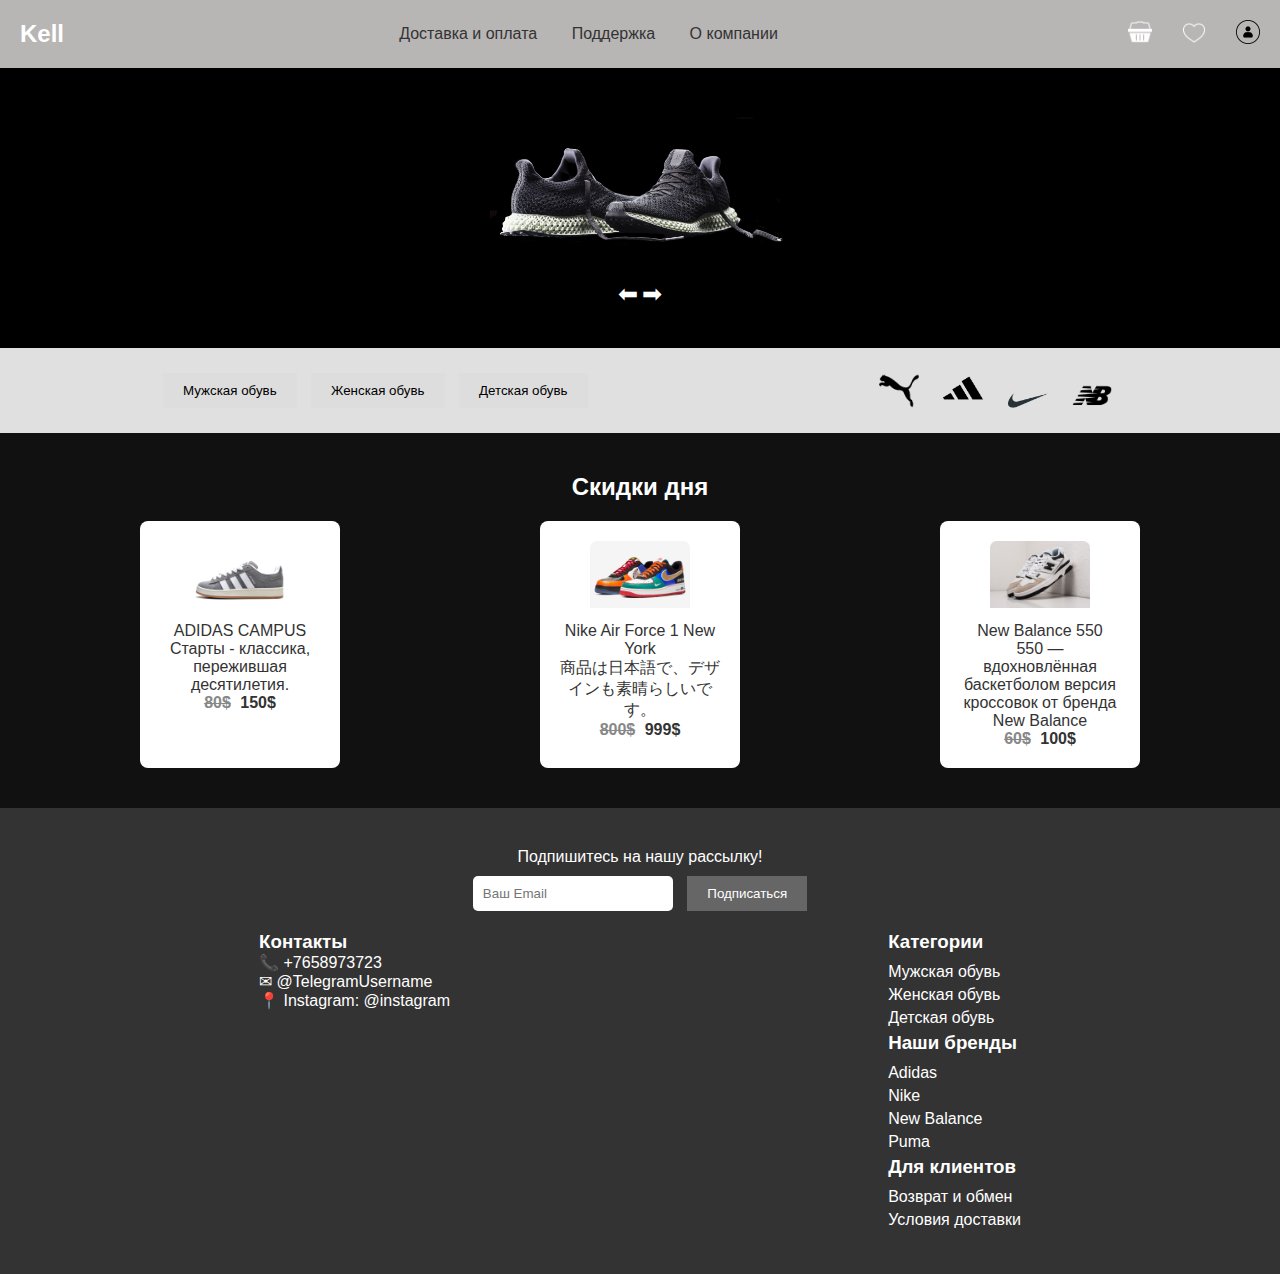
<file: index.html>
<!DOCTYPE html>
<html lang="ru">
<head>
    <meta charset="UTF-8">
    <meta name="viewport" content="width=device-width, initial-scale=1.0">
    <title>Интернет-магазин</title>
    <link rel="stylesheet" href="css/style.css">
</head>
<body>
    <header>
        <div class="logo">Kell</div>
        <nav>
            <a href="#">Доставка и оплата</a>
            <a href="#">Поддержка</a>
            <a href="dev.html">О компании</a>
        </nav>
        <div class="header-icons">
            <img src="scr/cart-icon.png" alt="Корзина" class="icon">
            <img src="scr/heart-icon.png" alt="Избранное" class="icon">
            <a href="profile.html"><img src="scr/profile-icon.png" alt="Профиль" class="icon"></a>
        </div>
    </header>

    <main>
        <section class="slider">
            <div class="slider-item">
                <img src="scr/shoe.png" alt="Featured Shoe">
            </div>
            <div class="slider-controls">
                <button class="control left">⬅</button>
                <button class="control right">➡</button>
            </div>
        </section>

        <section class="categories-brands">
            <div class="categories">
                <button onclick="location.href='mens-shoes.html'">Мужская обувь</button>
                <button onclick="location.href='womens-shoes.html'">Женская обувь</button>
                <button onclick="location.href='kids-shoes.html'">Детская обувь</button>
            </div>
            <div class="brands">
                <img src="scr/puma-logo.png" alt="Puma">
                <img src="scr/adidas-logo.png" alt="Adidas">
                <img src="scr/nike-logo.png" alt="Nike">
                <img src="scr/new-balance-logo.png" alt="New Balance">
            </div>
        </section>

        <section class="deals">
            <h2>Скидки дня</h2>
            <div class="deal-items">
                <div class="deal-item">
                    <img src="scr/adidas-campus.png" alt="ADIDAS CAMPUS">
                    <p class="name">ADIDAS CAMPUS</p>
                    <p class="desc">Старты - классика, пережившая десятилетия.</p>
                    <p class="price"><span class="old-price">80$</span> 150$</p>
                </div>
                <div class="deal-item">
                    <img src="scr/nike-air-force.png" alt="Nike Air Force 1 New York">
                    <p class="name">Nike Air Force 1 New York</p>
                    <p class="desc">商品は日本語で、デザインも素晴らしいです。</p>
                    <p class="price"><span class="old-price">800$</span> 999$</p>
                </div>
                <div class="deal-item">
                    <img src="scr/new-balance-550.png" alt="New Balance 550">
                    <p class="name">New Balance 550</p>
                    <p class="desc">550 — вдохновлённая баскетболом версия кроссовок от бренда New Balance</p>
                    <p class="price"><span class="old-price">60$</span> 100$</p>
                </div>
            </div>
        </section>
    </main>

    <footer>
        <div class="subscribe">
            <p>Подпишитесь на нашу рассылку!</p>
            <input type="email" placeholder="Ваш Email">
            <button>Подписаться</button>
        </div>
        <div class="footer-content">
            <div class="contacts">
                <h3>Контакты</h3>
                <p>📞 +7658973723</p>
                <p>✉ @TelegramUsername</p>
                <p>📍 Instagram: @instagram</p>
            </div>
            <div class="footer-links">
                <div>
                    <h3>Категории</h3>
                    <p>Мужская обувь</p>
                    <p>Женская обувь</p>
                    <p>Детская обувь</p>
                </div>
                <div>
                    <h3>Наши бренды</h3>
                    <p>Adidas</p>
                    <p>Nike</p>
                    <p>New Balance</p>
                    <p>Puma</p>
                </div>
                <div>
                    <h3>Для клиентов</h3>
                    <p>Возврат и обмен</p>
                    <p>Условия доставки</p>
                </div>
            </div>
        </div>
    </footer>

</body>
</html>
</file>
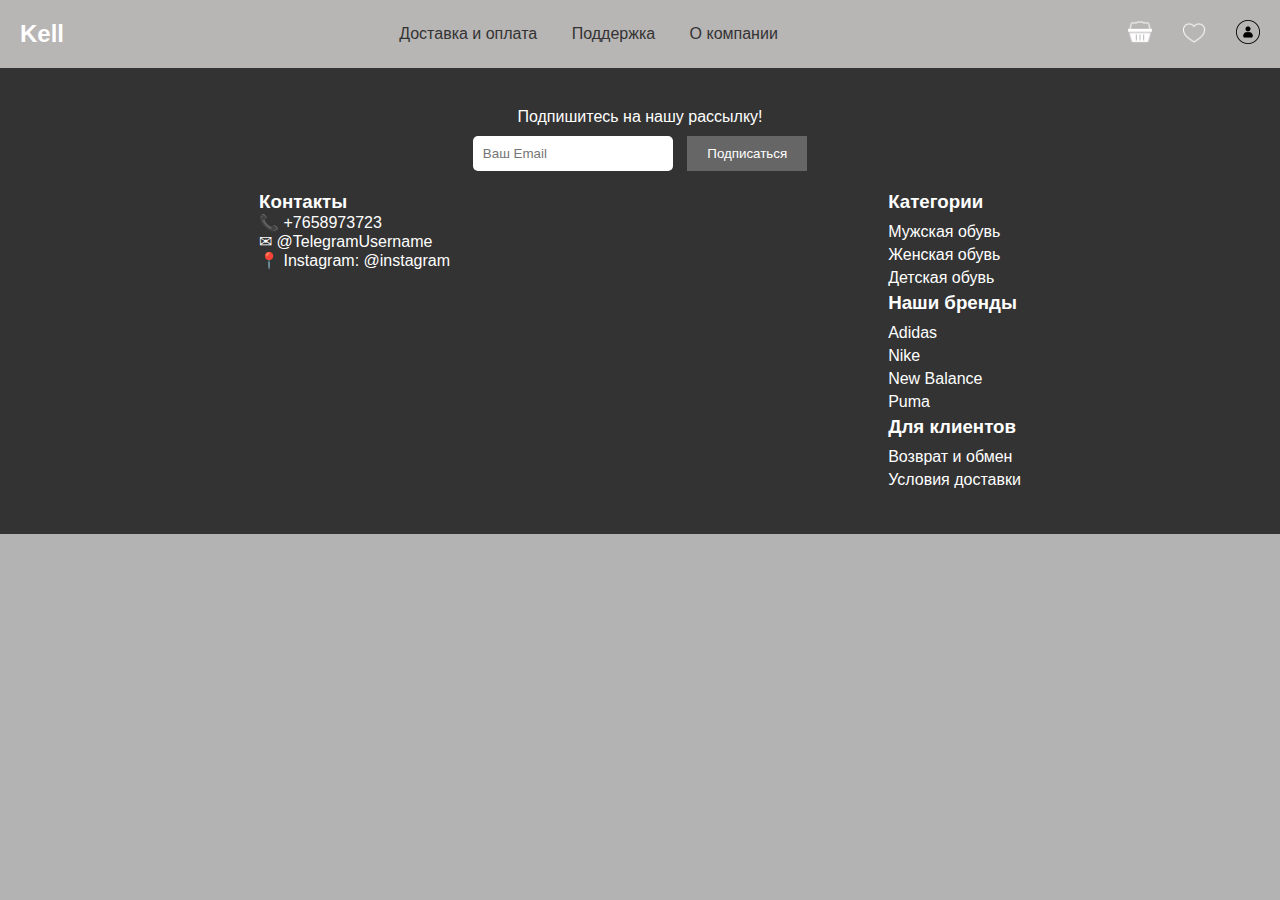
<file: dev.html>
<!DOCTYPE html>
<html lang="ru">
<head>
    <meta charset="UTF-8">
    <meta name="viewport" content="width=device-width, initial-scale=1.0">
    <title>Интернет-магазин</title>
    <link rel="stylesheet" href="css/style.css">
</head>
<body>
    <header>
        <div class="logo">Kell</div>
        <nav>
            <a href="#">Доставка и оплата</a>
            <a href="#">Поддержка</a>
            <a href="#">О компании</a>
        </nav>
        <div class="header-icons">
            <img src="scr/cart-icon.png" alt="Корзина" class="icon">
            <img src="scr/heart-icon.png" alt="Избранное" class="icon">
            <a href="profile.html"><img src="scr/profile-icon.png" alt="Профиль" class="icon"></a>
        </div>
    </header>


    <footer>
        <div class="subscribe">
            <p>Подпишитесь на нашу рассылку!</p>
            <input type="email" placeholder="Ваш Email">
            <button>Подписаться</button>
        </div>
        <div class="footer-content">
            <div class="contacts">
                <h3>Контакты</h3>
                <p>📞 +7658973723</p>
                <p>✉ @TelegramUsername</p>
                <p>📍 Instagram: @instagram</p>
            </div>
            <div class="footer-links">
                <div>
                    <h3>Категории</h3>
                    <p>Мужская обувь</p>
                    <p>Женская обувь</p>
                    <p>Детская обувь</p>
                </div>
                <div>
                    <h3>Наши бренды</h3>
                    <p>Adidas</p>
                    <p>Nike</p>
                    <p>New Balance</p>
                    <p>Puma</p>
                </div>
                <div>
                    <h3>Для клиентов</h3>
                    <p>Возврат и обмен</p>
                    <p>Условия доставки</p>
                </div>
            </div>
        </div>
    </footer>

</body>
</html>
</file>
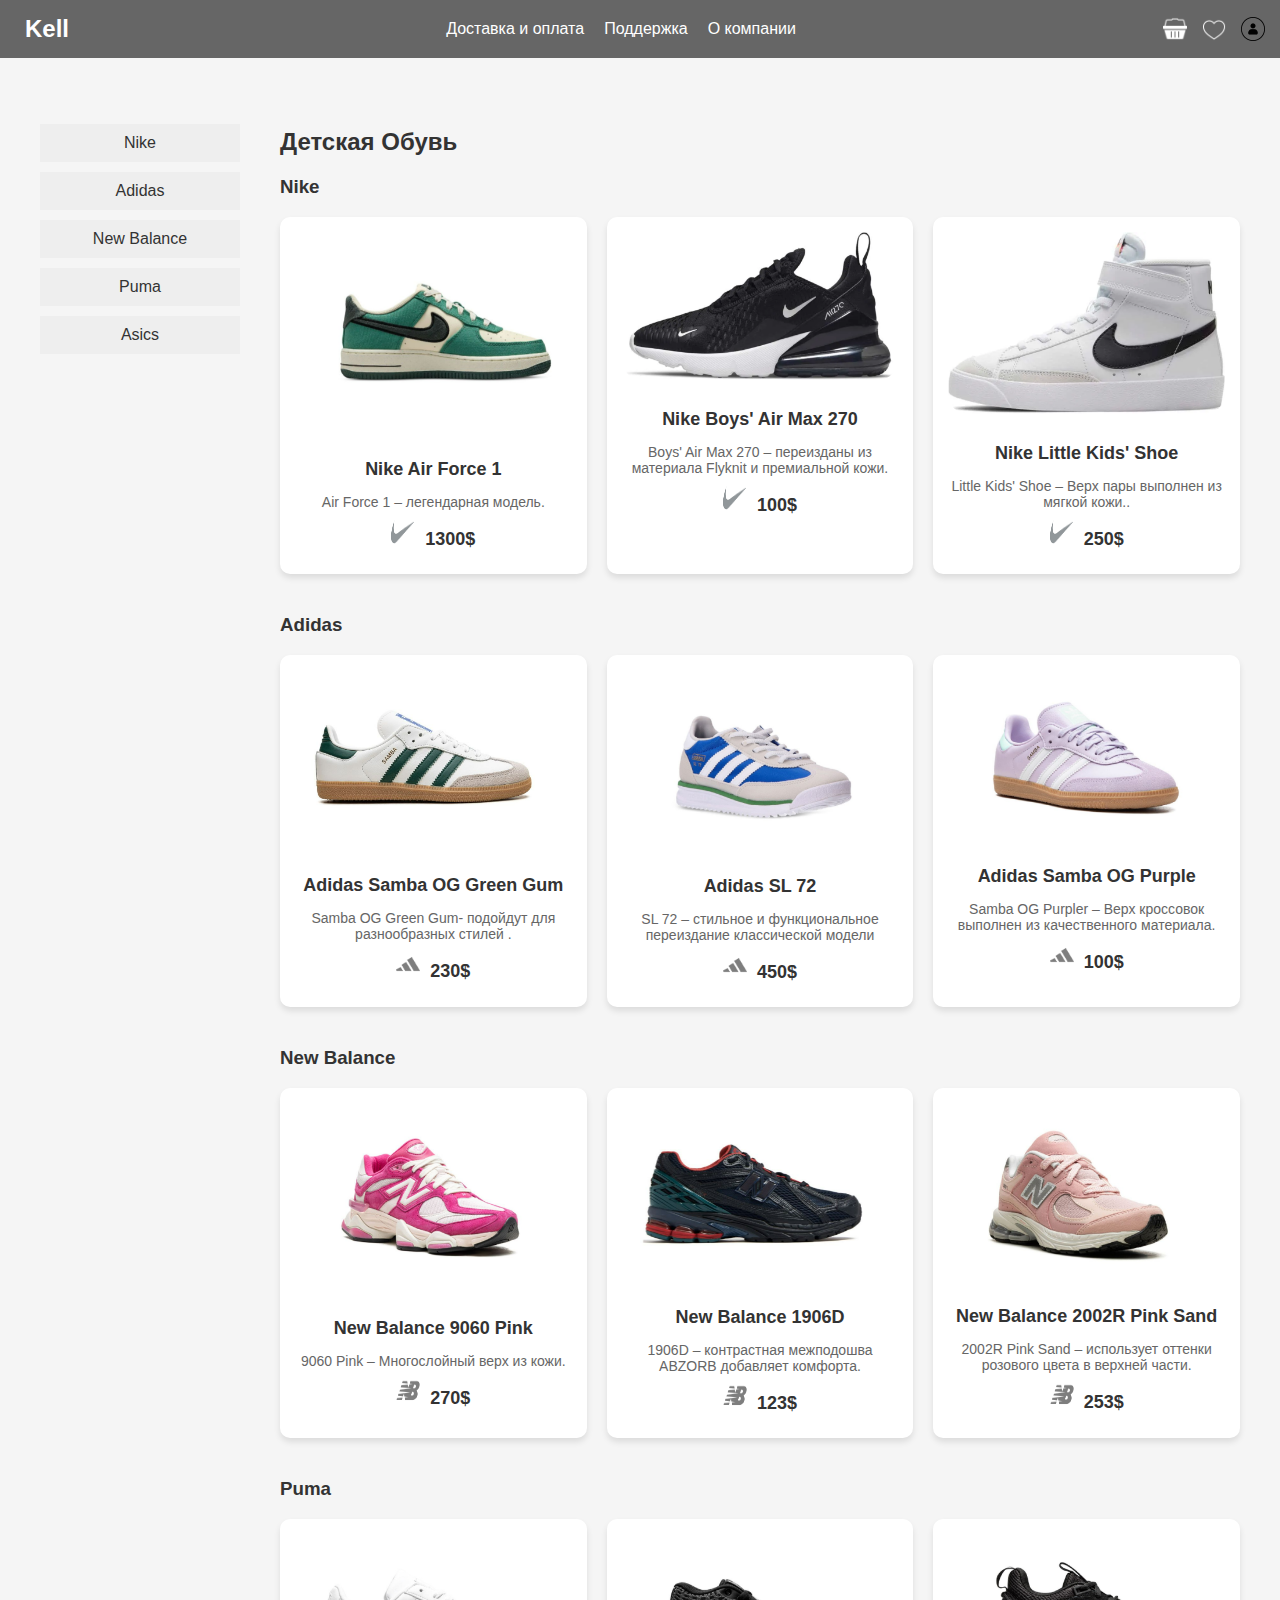
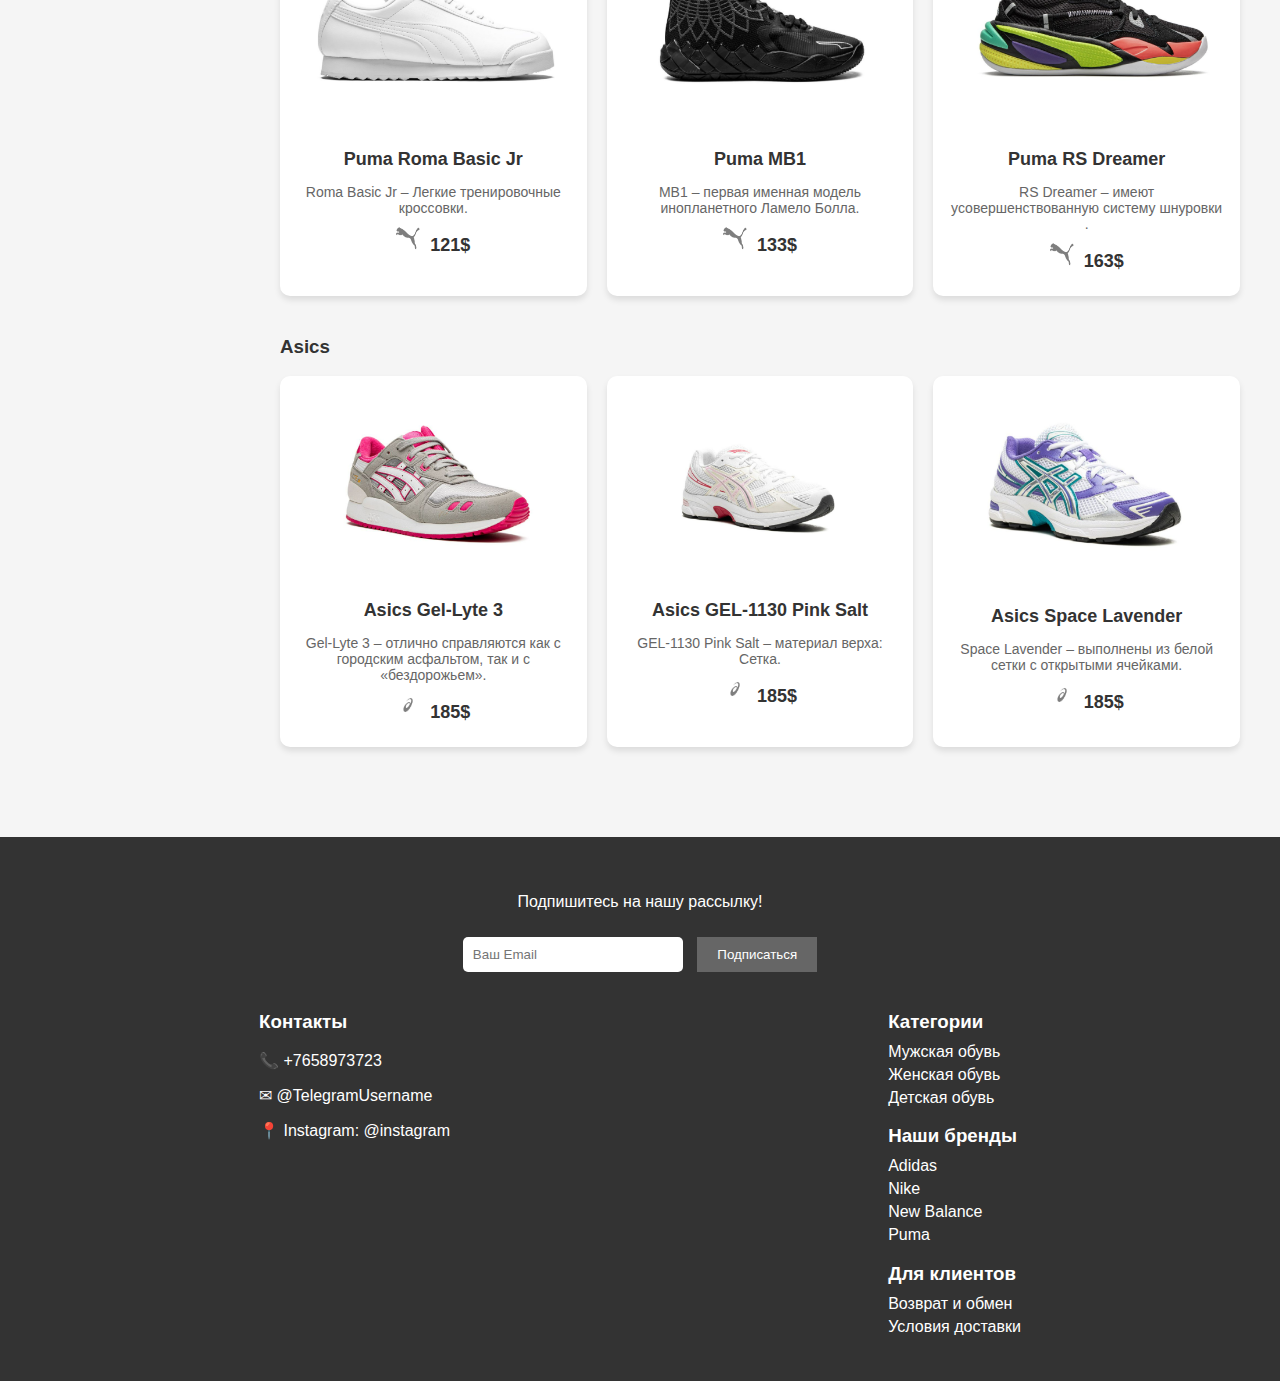
<file: kids-shoes.html>
<!DOCTYPE html>
<html lang="ru">
<head>
    <meta charset="UTF-8">
    <meta name="viewport" content="width=device-width, initial-scale=1.0">
    <title>Мужская Обувь</title>
    <link rel="stylesheet" href="css/styleMen.css">
</head>
<body>
    <div class="header">
        <div class="logo">Kell</div>
        <nav class="nav-links">
            <a href="#">Доставка и оплата</a>
            <a href="#">Поддержка</a>
            <a href="#">О компании</a>
        </nav>
        <div class="header-icons">
            <a href="#" class="icon-cart"><img src="scr/cart-icon.png" alt="Cart"></a>
            <a href="#" class="icon-heart"><img src="scr/heart-icon.png" alt="Heart"></a>
            <a href="#" class="icon-profile"><img src="scr/profile-icon.png" alt="Profile"></a>
        </div>
    </div>

    <div class="container">
        <aside class="sidebar">
            <ul>
                <li>Nike</li>
                <li>Adidas</li>
                <li>New Balance</li>
                <li>Puma</li>
                <li>Asics</li>
            </ul>
        </aside>

        <main class="main-content">
            <h2>Детская Обувь</h2>

            <section class="brand-section">
                <h3>Nike</h3>
                <div class="products">
                    <div class="product-card">
                        <img src="scr/kids/Nike Air Force 1.png" alt="Nike Air Force 1">
                        <h4>Nike Air Force 1</h4>
                        <p>Air Force 1 – легендарная модель.</p>
                        <div class="product-info">
                            <img src="scr/nike-logo.png" alt="Nike">
                            <span class="price">1300$</span>
                        </div>
                    </div>
                    <div class="product-card">
                        <img src="scr/kids/Nike Boys' Air Max 270.png" alt="Nike Boys' Air Max 270">
                        <h4>Nike Boys' Air Max 270</h4>
                        <p>Boys' Air Max 270 –  переизданы из материала Flyknit и премиальной кожи.</p>
                        <div class="product-info">
                            <img src="scr/nike-logo.png" alt="Nike">
                            <span class="price">100$</span>
                        </div>
                    </div>
                    <div class="product-card">
                        <img src="scr/kids/Nike Little Kids' Shoe.png" alt="Nike Little Kids' Shoe">
                        <h4>Nike Little Kids' Shoe</h4>
                        <p>Little Kids' Shoe – Верх пары выполнен из мягкой кожи..</p>
                        <div class="product-info">
                            <img src="scr/nike-logo.png" alt="Nike">
                            <span class="price">250$</span>
                        </div>
                    </div>
                </div>
            </section>

            <section class="brand-section">
                <h3>Adidas</h3>
                <div class="products">
                    <div class="product-card">
                        <img src="scr/kids/Adidas Samba OG Green Gum.png" alt="Adidas Samba OG Green Gum">
                        <h4>Adidas Samba OG Green Gum</h4>
                        <p>Samba OG Green Gum- подойдут для разнообразных стилей .</p>
                        <div class="product-info">
                            <img src="scr/adidas-logo.png" alt="Adidas">
                            <span class="price">230$</span>
                        </div>
                    </div>
                    <div class="product-card">
                        <img src="scr/kids/Adidas SL 72.png" alt="Adidas SL 72">
                        <h4>Adidas SL 72</h4>
                        <p>SL 72 –  стильное и функциональное переиздание классической модели</p>
                        <div class="product-info">
                            <img src="scr/adidas-logo.png" alt="Adidas">
                            <span class="price">450$</span>
                        </div>
                    </div>
                    <div class="product-card">
                        <img src="scr/kids/Adidas Samba OG Purple.png" alt="Adidas Samba OG Purple">
                        <h4>Adidas Samba OG Purple</h4>
                        <p>Samba OG Purpler –  Верх кроссовок выполнен из качественного материала.</p>
                        <div class="product-info">
                            <img src="scr/adidas-logo.png" alt="Adidas">
                            <span class="price">100$</span>
                        </div>
                    </div>
                </div>
            </section>

        <section class="brand-section">
            <h3>New Balance</h3>
            <div class="products">
                <div class="product-card">
                    <img src="scr/kids/New Balance 9060 Pink.png" alt="New Balance 9060 Pink">
                    <h4>New Balance 9060 Pink</h4>
                    <p>9060 Pink – Многослойный верх из кожи.</p>
                    <div class="product-info">
                        <img src="scr/new-balance-logo.png" alt="New Balance">
                        <span class="price">270$</span>
                    </div>
                </div>
                <div class="product-card">
                    <img src="scr/kids/New Balance 1906D.png" alt="New Balance 1906D">
                    <h4>New Balance 1906D</h4>
                    <p>1906D – контрастная межподошва ABZORB добавляет комфорта.</p>
                    <div class="product-info">
                        <img src="scr/new-balance-logo.png" alt="New Balance">
                        <span class="price">123$</span>
                    </div>
                </div>
                <div class="product-card">
                    <img src="scr/kids/New Balance 2002R Pink Sand.png" alt="New Balance 2002R Pink Sand">
                    <h4>New Balance 2002R Pink Sand</h4>
                    <p>2002R Pink Sand – использует оттенки розового цвета в верхней части.</p>
                    <div class="product-info">
                        <img src="scr/new-balance-logo.png" alt="New Balance">
                        <span class="price">253$</span>
                    </div>
                </div>
            </div>
        </section>

        <section class="brand-section">
            <h3>Puma</h3>
            <div class="products">
                <div class="product-card">
                    <img src="scr/kids/Puma Roma Basic Jr.png" alt="Puma Roma Basic Jr">
                    <h4>Puma Roma Basic Jr</h4>
                    <p>Roma Basic Jr  –  Легкие тренировочные кроссовки.</p>
                    <div class="product-info">
                        <img src="scr/puma-logo.png" alt="Puma">
                        <span class="price">121$</span>
                    </div>
                </div>
                <div class="product-card">
                    <img src="scr/kids/Puma MB1.png" alt="Puma MB1">
                    <h4>Puma MB1</h4>
                    <p>MB1 –  первая именная модель инопланетного Ламело Болла.</p>
                    <div class="product-info">
                        <img src="scr/puma-logo.png" alt="Puma">
                        <span class="price">133$</span>
                    </div>
                </div>
                <div class="product-card">
                    <img src="scr/kids/Puma RS Dreamer.png" alt="Puma RS Dreamer">
                    <h4>Puma RS Dreamer</h4>
                    <p>RS Dreamer –  имеют усовершенствованную систему шнуровки .</p>
                    <div class="product-info">
                        <img src="scr/puma-logo.png" alt="Puma">
                        <span class="price">163$</span>
                    </div>
                </div>
            </div>
        </section>

        <section class="brand-section">
            <h3>Asics</h3>
            <div class="products">
                <div class="product-card">
                    <img src="scr/kids/Asics Gel-Lyte 3.png" alt="Asics Gel-Lyte 3">
                    <h4>Asics Gel-Lyte 3</h4>
                    <p>Gel-Lyte 3 –  отлично справляются как с городским асфальтом, так и с «бездорожьем».</p>
                    <div class="product-info">
                        <img src="scr/asics logo.png" alt="Asics">
                        <span class="price">185$</span>
                    </div>
                </div>
                <div class="product-card">
                    <img src="scr/kids/Asics GEL-1130 Pink Salt.png" alt="Asics GEL-1130 Pink Salt">
                    <h4>Asics GEL-1130 Pink Salt</h4>
                    <p>GEL-1130 Pink Salt  –  материал верха: Сетка.</p>
                    <div class="product-info">
                        <img src="scr/asics logo.png" alt="Asics">
                        <span class="price">185$</span>
                    </div>
                </div>
                <div class="product-card">
                    <img src="scr/kids/Asics Space Lavender.png" alt="Asics Space Lavender">
                    <h4>Asics Space Lavender</h4>
                    <p>Space Lavender –  выполнены из белой сетки с открытыми ячейками.</p>
                    <div class="product-info">
                        <img src="scr/asics logo.png" alt="Asics">
                        <span class="price">185$</span>
                    </div>
                </div>
            </div>
        </section>

    </main>
</div>


    <footer>
        <div class="subscribe">
            <p>Подпишитесь на нашу рассылку!</p>
            <input type="email" placeholder="Ваш Email">
            <button>Подписаться</button>
        </div>
        <div class="footer-content">
            <div class="contacts">
                <h3>Контакты</h3>
                <p>📞 +7658973723</p>
                <p>✉ @TelegramUsername</p>
                <p>📍 Instagram: @instagram</p>
            </div>
            <div class="footer-links">
                <div>
                    <h3>Категории</h3>
                    <p>Мужская обувь</p>
                    <p>Женская обувь</p>
                    <p>Детская обувь</p>
                </div>
                <div>
                    <h3>Наши бренды</h3>
                    <p>Adidas</p>
                    <p>Nike</p>
                    <p>New Balance</p>
                    <p>Puma</p>
                </div>
                <div>
                    <h3>Для клиентов</h3>
                    <p>Возврат и обмен</p>
                    <p>Условия доставки</p>
                </div>
            </div>
        </div>
    </footer>
</body>
</html>
</file>
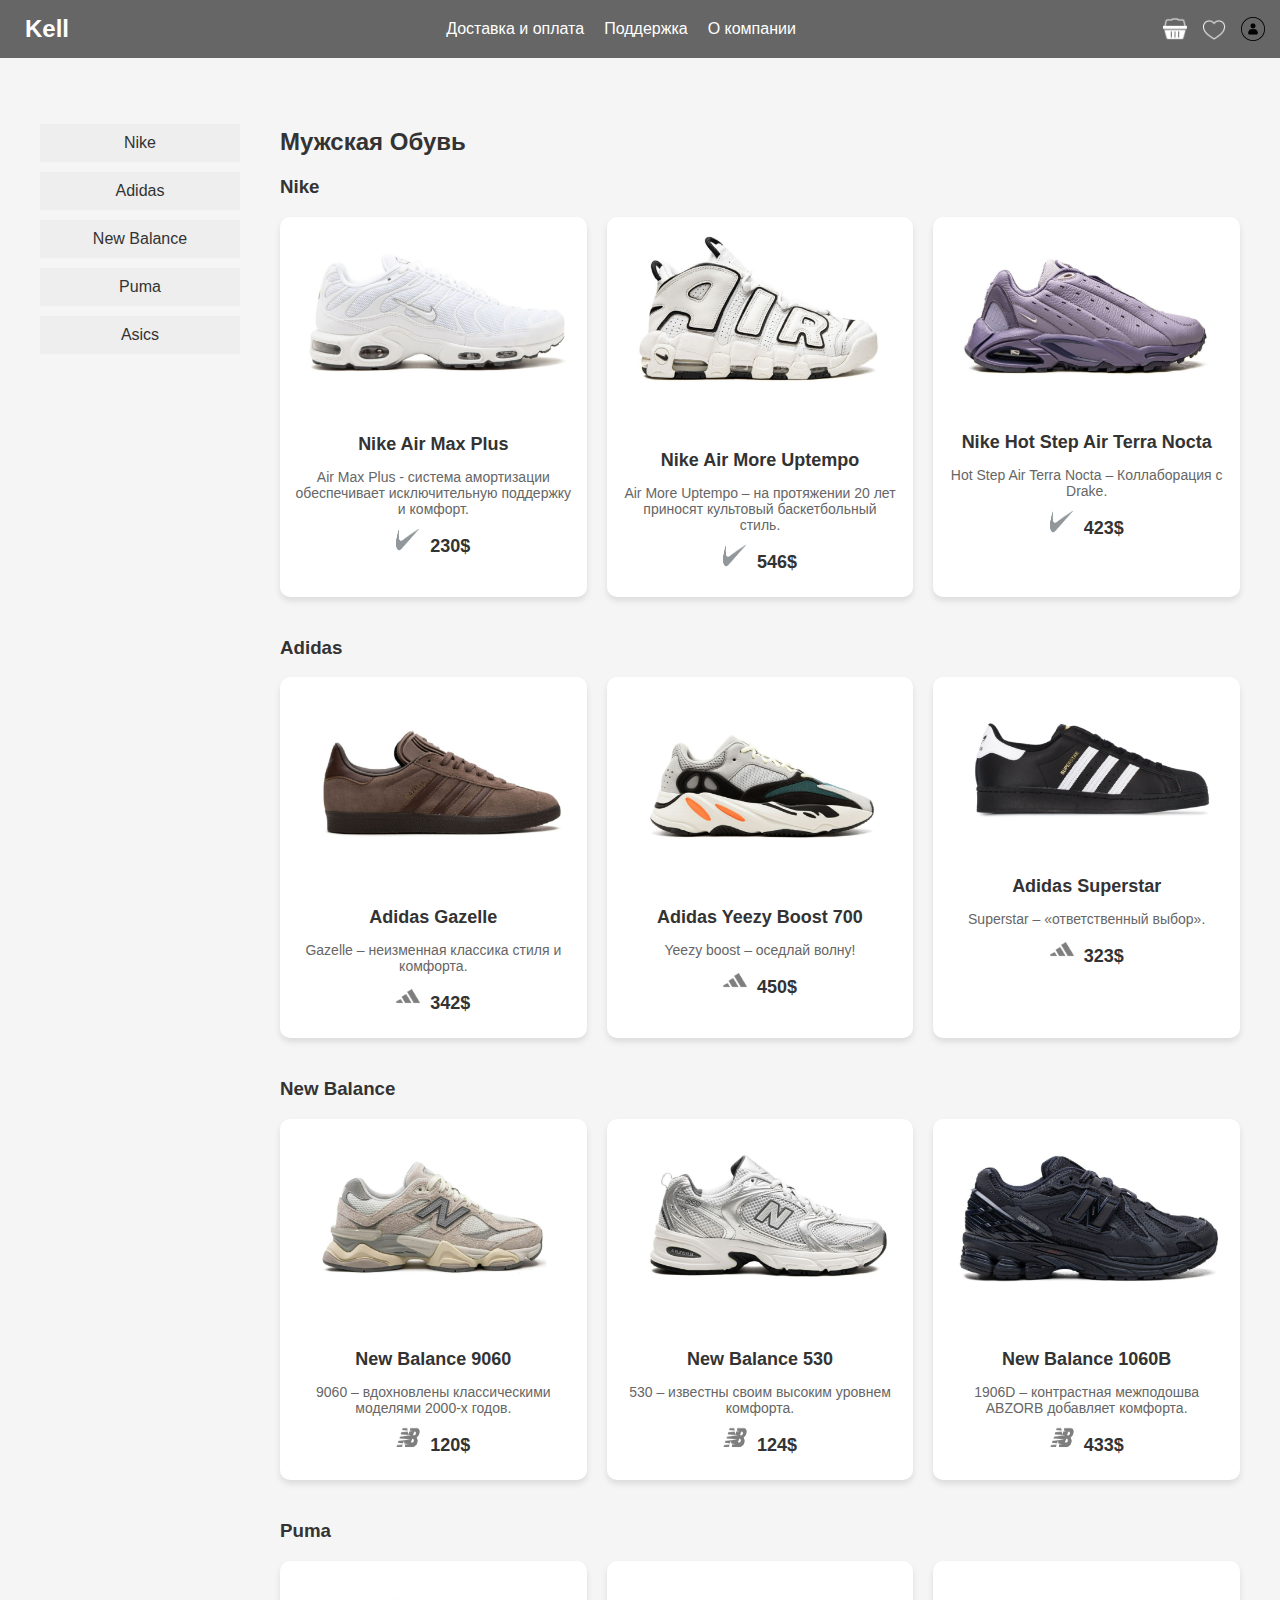
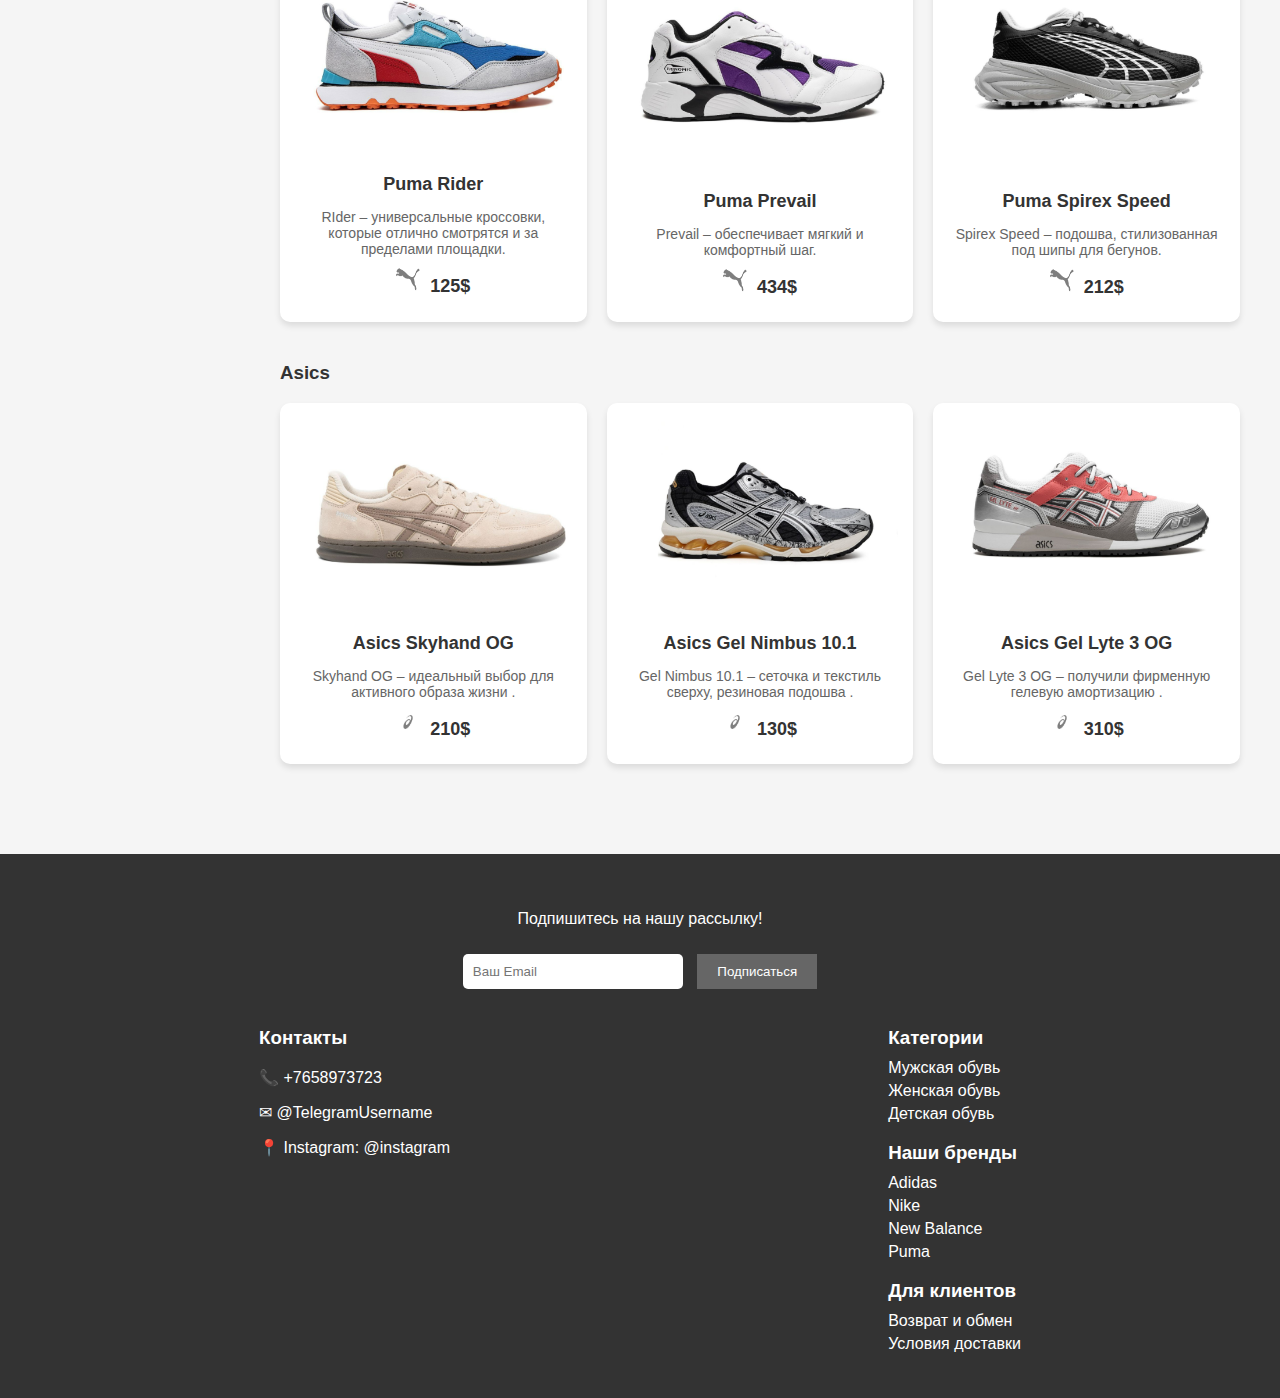
<file: mens-shoes.html>
<!DOCTYPE html>
<html lang="ru">
<head>
    <meta charset="UTF-8">
    <meta name="viewport" content="width=device-width, initial-scale=1.0">
    <title>Мужская Обувь</title>
    <link rel="stylesheet" href="css/styleMen.css">
</head>
<body>
    <div class="header">
        <div class="logo">Kell</div>
        <nav class="nav-links">
            <a href="#">Доставка и оплата</a>
            <a href="#">Поддержка</a>
            <a href="#">О компании</a>
        </nav>
        <div class="header-icons">
            <a href="#" class="icon-cart"><img src="scr/cart-icon.png" alt="Cart"></a>
            <a href="#" class="icon-heart"><img src="scr/heart-icon.png" alt="Heart"></a>
            <a href="#" class="icon-profile"><img src="scr/profile-icon.png" alt="Profile"></a>
        </div>
    </div>

    <div class="container">
        <aside class="sidebar">
            <ul>
                <li>Nike</li>
                <li>Adidas</li>
                <li>New Balance</li>
                <li>Puma</li>
                <li>Asics</li>
            </ul>
        </aside>

        <main class="main-content">
            <h2>Мужская Обувь</h2>

            <section class="brand-section">
                <h3>Nike</h3>
                <div class="products">
                    <div class="product-card">
                        <img src="scr/Nike Air Max Plus.png" alt="Nike Air Max Plus">
                        <h4>Nike Air Max Plus</h4>
                        <p>Air Max Plus - cистема амортизации обеспечивает исключительную поддержку и комфорт.</p>
                        <div class="product-info">
                            <img src="scr/nike-logo.png" alt="Nike">
                            <span class="price">230$</span>
                        </div>
                    </div>
                    <div class="product-card">
                        <img src="scr/Nike Air More Uptempo.png" alt="Nike Air More Uptempo">
                        <h4>Nike Air More Uptempo</h4>
                        <p>Air More Uptempo – на протяжении 20 лет приносят культовый баскетбольный стиль.</p>
                        <div class="product-info">
                            <img src="scr/nike-logo.png" alt="Nike">
                            <span class="price">546$</span>
                        </div>
                    </div>
                    <div class="product-card">
                        <img src="scr/Nike Hot Step Air Terra Nocta.png" alt="Nike Hot Step Air Terra Nocta">
                        <h4>Nike Hot Step Air Terra Nocta</h4>
                        <p>Hot Step Air Terra Nocta – Коллаборация с Drake.</p>
                        <div class="product-info">
                            <img src="scr/nike-logo.png" alt="Nike">
                            <span class="price">423$</span>
                        </div>
                    </div>
                </div>
            </section>

            <section class="brand-section">
                <h3>Adidas</h3>
                <div class="products">
                    <div class="product-card">
                        <img src="scr/Adidas Gazelle.png" alt="Adidas Gazelle">
                        <h4>Adidas Gazelle</h4>
                        <p>Gazelle – неизменная классика стиля и комфорта.</p>
                        <div class="product-info">
                            <img src="scr/adidas-logo.png" alt="Adidas">
                            <span class="price">342$</span>
                        </div>
                    </div>
                    <div class="product-card">
                        <img src="scr/Adidas Yeezy Boost 700.png" alt="Adidas Yeezy Boost 700">
                        <h4>Adidas Yeezy Boost 700</h4>
                        <p>Yeezy boost –  оседлай волну!</p>
                        <div class="product-info">
                            <img src="scr/adidas-logo.png" alt="Adidas">
                            <span class="price">450$</span>
                        </div>
                    </div>
                    <div class="product-card">
                        <img src="scr/Adidas Superstar.png" alt="Adidas Superstar">
                        <h4>Adidas Superstar</h4>
                        <p>Superstar –  «ответственный выбор».</p>
                        <div class="product-info">
                            <img src="scr/adidas-logo.png" alt="Adidas">
                            <span class="price">323$</span>
                        </div>
                    </div>
                </div>
            </section>

        <section class="brand-section">
            <h3>New Balance</h3>
            <div class="products">
                <div class="product-card">
                    <img src="scr/New Balance 9060.png" alt="New Balance 9060">
                    <h4>New Balance 9060</h4>
                    <p>9060 – вдохновлены классическими моделями 2000-х годов.</p>
                    <div class="product-info">
                        <img src="scr/new-balance-logo.png" alt="New Balance">
                        <span class="price">120$</span>
                    </div>
                </div>
                <div class="product-card">
                    <img src="scr/New Balance 530.png" alt="New Balance 530">
                    <h4>New Balance 530</h4>
                    <p>530 – известны своим высоким уровнем комфорта.</p>
                    <div class="product-info">
                        <img src="scr/new-balance-logo.png" alt="New Balance">
                        <span class="price">124$</span>
                    </div>
                </div>
                <div class="product-card">
                    <img src="scr/New Balance 1906D.png" alt="New Balance 1906D">
                    <h4>New Balance 1060B</h4>
                    <p>1906D – контрастная межподошва ABZORB добавляет комфорта.</p>
                    <div class="product-info">
                        <img src="scr/new-balance-logo.png" alt="New Balance">
                        <span class="price">433$</span>
                    </div>
                </div>
            </div>
        </section>

        <section class="brand-section">
            <h3>Puma</h3>
            <div class="products">
                <div class="product-card">
                    <img src="scr/Puma Rider.png" alt="Puma Rider">
                    <h4>Puma Rider</h4>
                    <p>RIder –  универсальные кроссовки, которые отлично смотрятся и за пределами площадки.</p>
                    <div class="product-info">
                        <img src="scr/puma-logo.png" alt="Puma">
                        <span class="price">125$</span>
                    </div>
                </div>
                <div class="product-card">
                    <img src="scr/Puma Prevail.png" alt="Puma Prevail">
                    <h4>Puma Prevail</h4>
                    <p>Prevail –  обеспечивает мягкий и комфортный шаг.</p>
                    <div class="product-info">
                        <img src="scr/puma-logo.png" alt="Puma">
                        <span class="price">434$</span>
                    </div>
                </div>
                <div class="product-card">
                    <img src="scr/Puma Spirex Speed.png" alt="Puma Spirex Speed">
                    <h4>Puma Spirex Speed</h4>
                    <p>Spirex Speed –  подошва, стилизованная под шипы для бегунов.</p>
                    <div class="product-info">
                        <img src="scr/puma-logo.png" alt="Puma">
                        <span class="price">212$</span>
                    </div>
                </div>
            </div>
        </section>

        <section class="brand-section">
            <h3>Asics</h3>
            <div class="products">
                <div class="product-card">
                    <img src="scr/Asics Skyhand OG.png" alt="Asics Skyhand OG">
                    <h4>Asics Skyhand OG</h4>
                    <p>Skyhand OG –  идеальный выбор для активного образа жизни .</p>
                    <div class="product-info">
                        <img src="scr/asics logo.png" alt="Asics">
                        <span class="price">210$</span>
                    </div>
                </div>
                <div class="product-card">
                    <img src="scr/Asics Gel Nimbus 10.1.png" alt="Asics Gel Nimbus 10.1">
                    <h4>Asics Gel Nimbus 10.1</h4>
                    <p>Gel Nimbus 10.1 –  cеточка и текстиль сверху, резиновая подошва .</p>
                    <div class="product-info">
                        <img src="scr/asics logo.png" alt="Asics">
                        <span class="price">130$</span>
                    </div>
                </div>
                <div class="product-card">
                    <img src="scr/Asics Gel Lyte 3 OG.png" alt="Asics Gel Lyte 3 OG">
                    <h4>Asics Gel Lyte 3 OG</h4>
                    <p>Gel Lyte 3 OG –  получили фирменную гелевую амортизацию .</p>
                    <div class="product-info">
                        <img src="scr/asics logo.png" alt="Asics">
                        <span class="price">310$</span>
                    </div>
                </div>
            </div>
        </section>

    </main>
</div>


    <footer>
        <div class="subscribe">
            <p>Подпишитесь на нашу рассылку!</p>
            <input type="email" placeholder="Ваш Email">
            <button>Подписаться</button>
        </div>
        <div class="footer-content">
            <div class="contacts">
                <h3>Контакты</h3>
                <p>📞 +7658973723</p>
                <p>✉ @TelegramUsername</p>
                <p>📍 Instagram: @instagram</p>
            </div>
            <div class="footer-links">
                <div>
                    <h3>Категории</h3>
                    <p>Мужская обувь</p>
                    <p>Женская обувь</p>
                    <p>Детская обувь</p>
                </div>
                <div>
                    <h3>Наши бренды</h3>
                    <p>Adidas</p>
                    <p>Nike</p>
                    <p>New Balance</p>
                    <p>Puma</p>
                </div>
                <div>
                    <h3>Для клиентов</h3>
                    <p>Возврат и обмен</p>
                    <p>Условия доставки</p>
                </div>
            </div>
        </div>
    </footer>
</body>
</html>
</file>
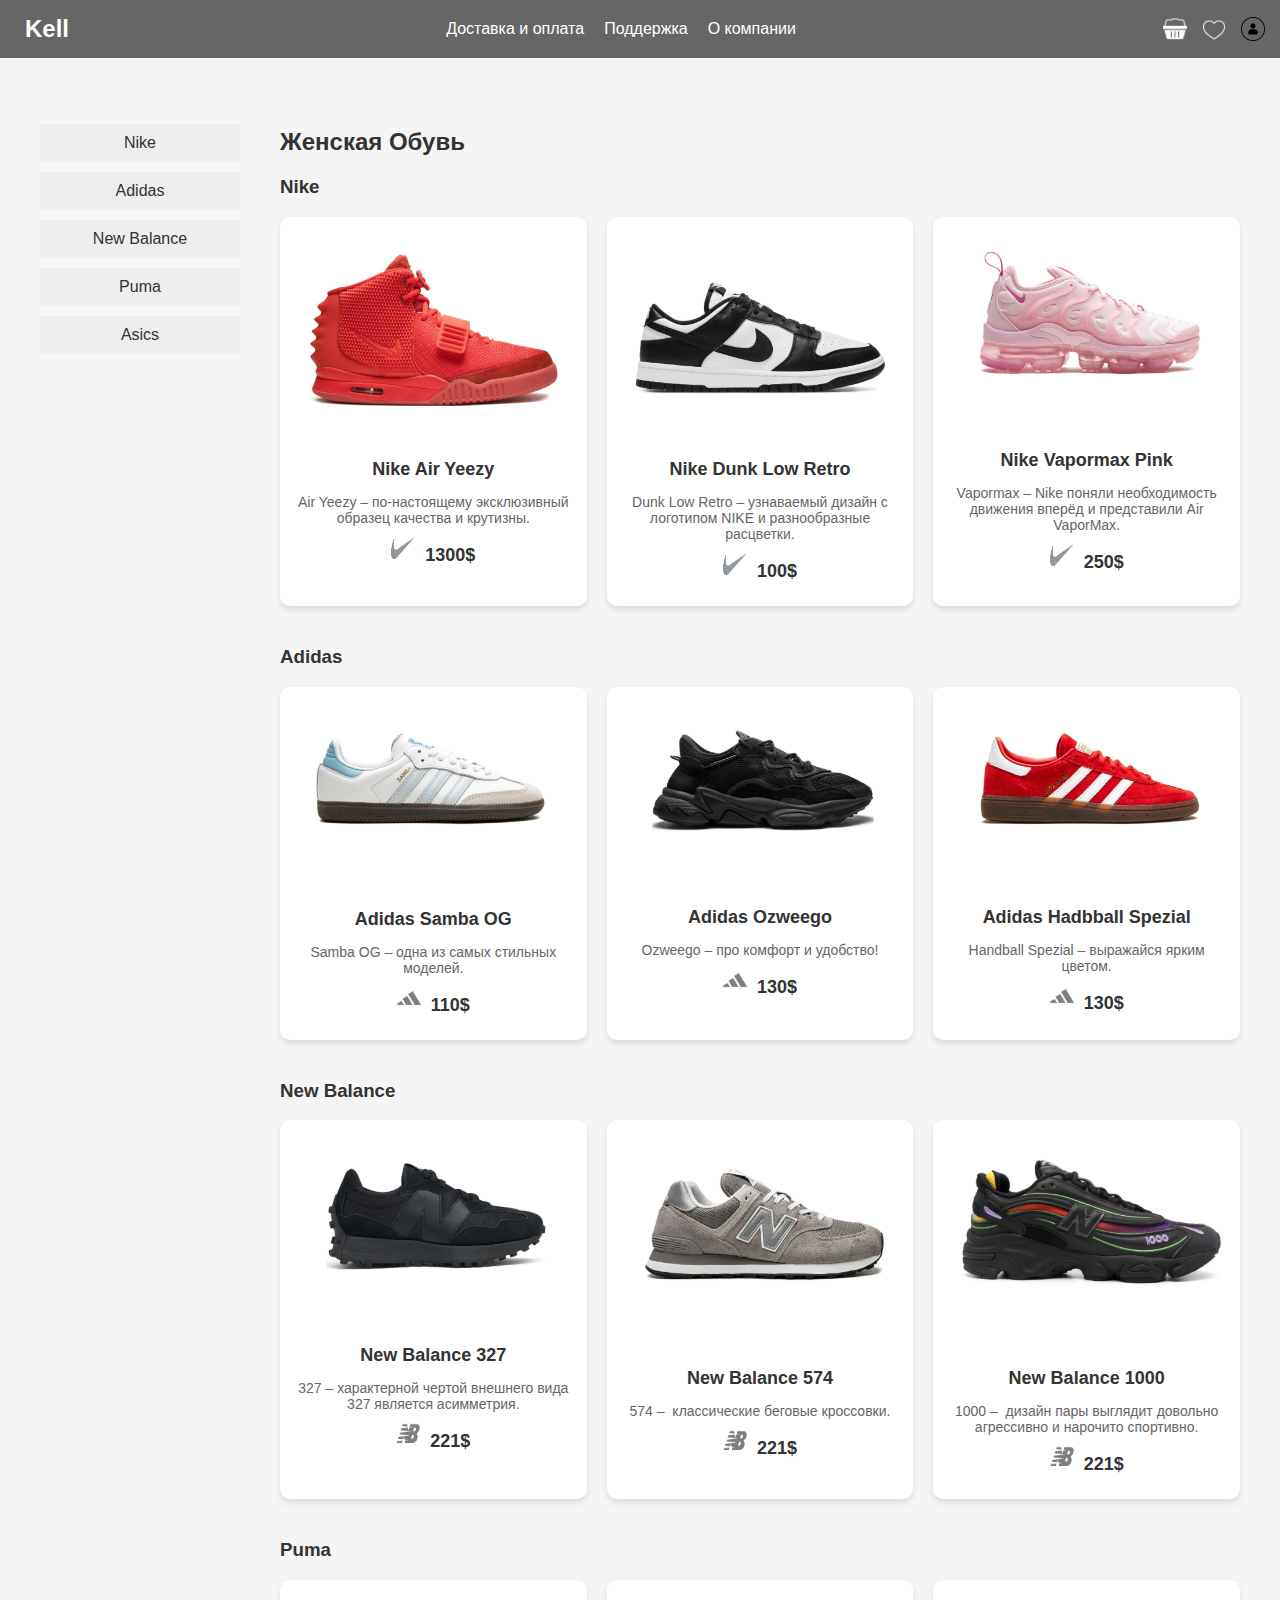
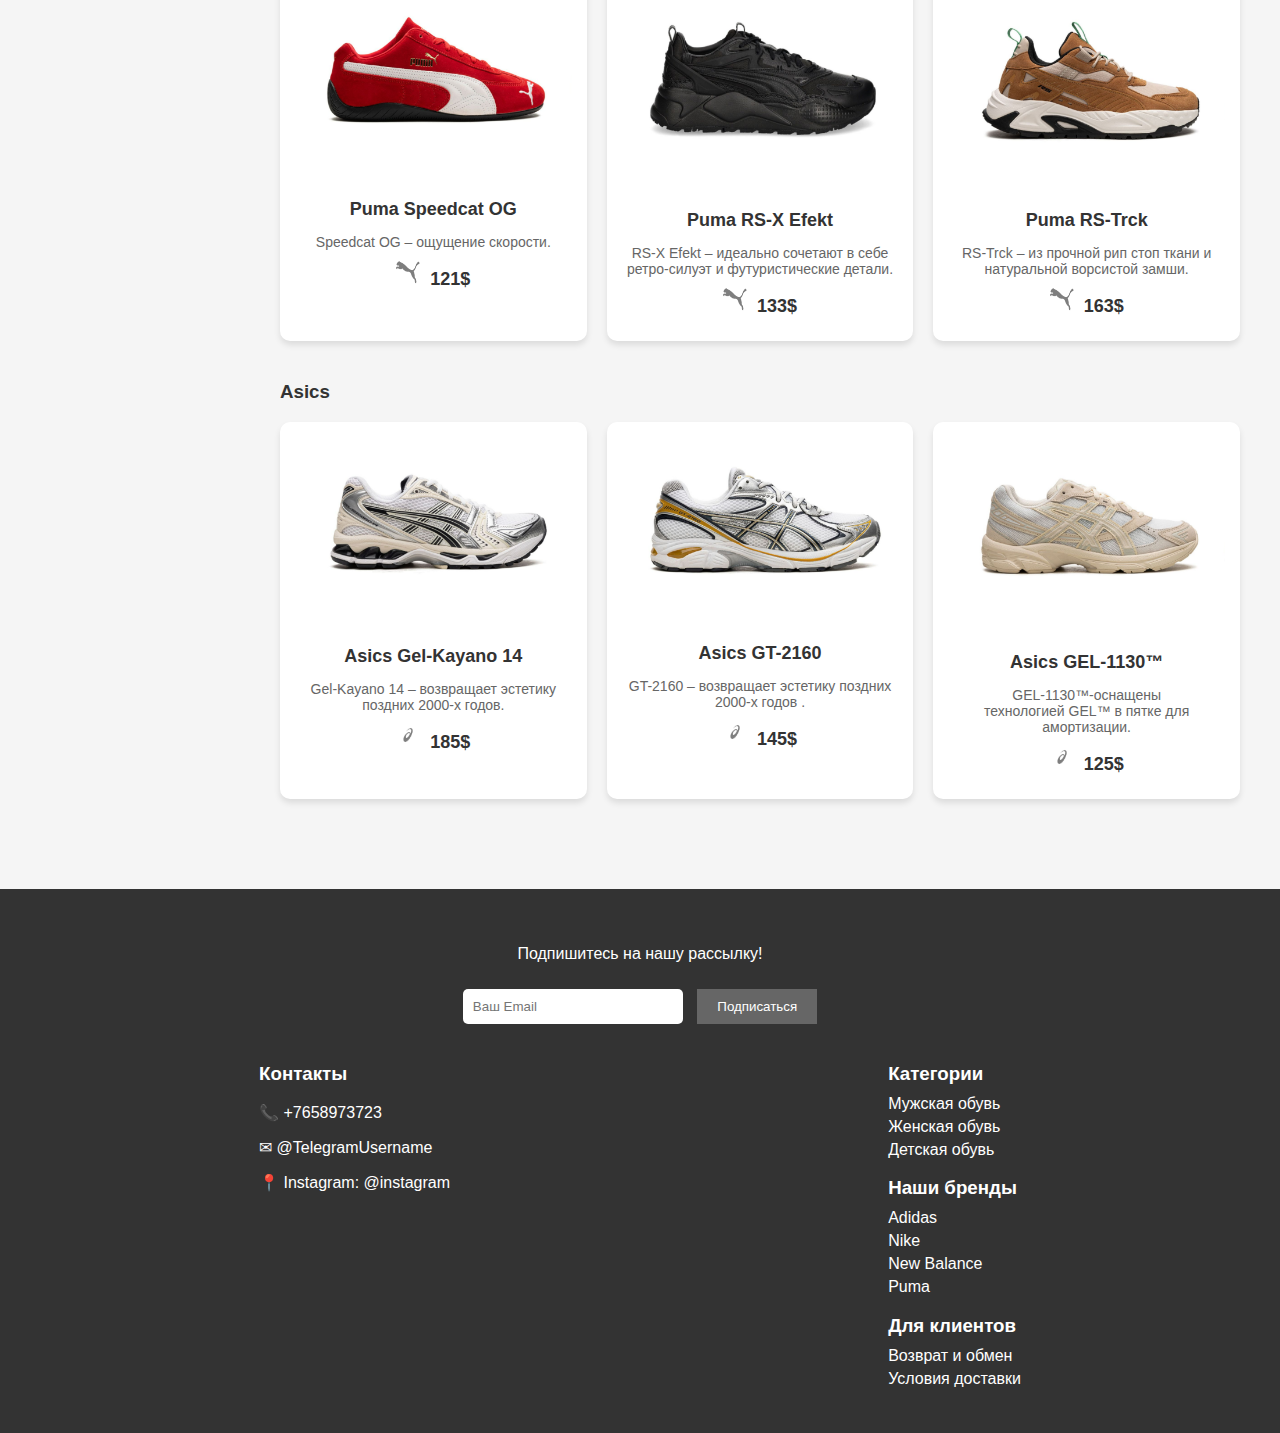
<file: womens-shoes.html>
<!DOCTYPE html>
<html lang="ru">
<head>
    <meta charset="UTF-8">
    <meta name="viewport" content="width=device-width, initial-scale=1.0">
    <title>Мужская Обувь</title>
    <link rel="stylesheet" href="css/styleMen.css">
</head>
<body>
    <div class="header">
        <div class="logo">Kell</div>
        <nav class="nav-links">
            <a href="#">Доставка и оплата</a>
            <a href="#">Поддержка</a>
            <a href="#">О компании</a>
        </nav>
        <div class="header-icons">
            <a href="#" class="icon-cart"><img src="scr/cart-icon.png" alt="Cart"></a>
            <a href="#" class="icon-heart"><img src="scr/heart-icon.png" alt="Heart"></a>
            <a href="#" class="icon-profile"><img src="scr/profile-icon.png" alt="Profile"></a>
        </div>
    </div>

    <div class="container">
        <aside class="sidebar">
            <ul>
                <li>Nike</li>
                <li>Adidas</li>
                <li>New Balance</li>
                <li>Puma</li>
                <li>Asics</li>
            </ul>
        </aside>

        <main class="main-content">
            <h2>Женская Обувь</h2>

            <section class="brand-section">
                <h3>Nike</h3>
                <div class="products">
                    <div class="product-card">
                        <img src="scr/women/Air Max Plus.png" alt="Nike Air Yeezy">
                        <h4>Nike Air Yeezy</h4>
                        <p>Air Yeezy – по-настоящему эксклюзивный образец качества и крутизны.</p>
                        <div class="product-info">
                            <img src="scr/nike-logo.png" alt="Nike">
                            <span class="price">1300$</span>
                        </div>
                    </div>
                    <div class="product-card">
                        <img src="scr/women/Nike Dunk Low Retro.png" alt="Nike Dunk Low Retro">
                        <h4>Nike Dunk Low Retro</h4>
                        <p>Dunk Low Retro – узнаваемый дизайн с логотипом NIKE и разнообразные расцветки.</p>
                        <div class="product-info">
                            <img src="scr/nike-logo.png" alt="Nike">
                            <span class="price">100$</span>
                        </div>
                    </div>
                    <div class="product-card">
                        <img src="scr/women/Nike Vapormax Pink.png" alt="Nike Vapormax Pink">
                        <h4>Nike Vapormax Pink</h4>
                        <p>Vapormax – Nike поняли необходимость движения вперёд и представили Air VaporMax.</p>
                        <div class="product-info">
                            <img src="scr/nike-logo.png" alt="Nike">
                            <span class="price">250$</span>
                        </div>
                    </div>
                </div>
            </section>

            <section class="brand-section">
                <h3>Adidas</h3>
                <div class="products">
                    <div class="product-card">
                        <img src="scr/women/Adidas Samba OG.png" alt="Adidas Samba OG">
                        <h4>Adidas Samba OG</h4>
                        <p>Samba OG –  одна из самых стильных моделей.</p>
                        <div class="product-info">
                            <img src="scr/adidas-logo.png" alt="Adidas">
                            <span class="price">110$</span>
                        </div>
                    </div>
                    <div class="product-card">
                        <img src="scr/women/Adidas Ozweego.png" alt="Adidas Ozweego">
                        <h4>Adidas Ozweego</h4>
                        <p>Ozweego –  про комфорт и удобство!</p>
                        <div class="product-info">
                            <img src="scr/adidas-logo.png" alt="Adidas">
                            <span class="price">130$</span>
                        </div>
                    </div>
                    <div class="product-card">
                        <img src="scr/women/Adidas Hadbball Spezial.png" alt="Adidas Hadbball Spezial">
                        <h4>Adidas Hadbball Spezial</h4>
                        <p>Handball Spezial –  выражайся ярким цветом.</p>
                        <div class="product-info">
                            <img src="scr/adidas-logo.png" alt="Adidas">
                            <span class="price">130$</span>
                        </div>
                    </div>
                </div>
            </section>

        <section class="brand-section">
            <h3>New Balance</h3>
            <div class="products">
                <div class="product-card">
                    <img src="scr/women/New Balance 327.png" alt="New Balance 327">
                    <h4>New Balance 327</h4>
                    <p>327 – характерной чертой внешнего вида 327 является асимметрия.</p>
                    <div class="product-info">
                        <img src="scr/new-balance-logo.png" alt="New Balance">
                        <span class="price">221$</span>
                    </div>
                </div>
                <div class="product-card">
                    <img src="scr/women/New Balance 574.png" alt="New Balance 574">
                    <h4>New Balance 574</h4>
                    <p>574 –  классические беговые кроссовки.</p>
                    <div class="product-info">
                        <img src="scr/new-balance-logo.png" alt="New Balance">
                        <span class="price">221$</span>
                    </div>
                </div>
                <div class="product-card">
                    <img src="scr/women/New Balance 1000.png" alt="New Balance 1000">
                    <h4>New Balance 1000</h4>
                    <p>1000 –  дизайн пары выглядит довольно агрессивно и нарочито спортивно.</p>
                    <div class="product-info">
                        <img src="scr/new-balance-logo.png" alt="New Balance">
                        <span class="price">221$</span>
                    </div>
                </div>
            </div>
        </section>

        <section class="brand-section">
            <h3>Puma</h3>
            <div class="products">
                <div class="product-card">
                    <img src="scr/women/Puma Speedcat OG.png" alt="Puma Speedcat OG">
                    <h4>Puma Speedcat OG</h4>
                    <p>Speedcat OG –  ощущение скорости.</p>
                    <div class="product-info">
                        <img src="scr/puma-logo.png" alt="Puma">
                        <span class="price">121$</span>
                    </div>
                </div>
                <div class="product-card">
                    <img src="scr/women/Puma RS-X Efekt.png" alt="Puma RS-X Efekt">
                    <h4>Puma RS-X Efekt</h4>
                    <p>RS-X Efekt –  идеально сочетают в себе ретро-силуэт и футуристические детали.</p>
                    <div class="product-info">
                        <img src="scr/puma-logo.png" alt="Puma">
                        <span class="price">133$</span>
                    </div>
                </div>
                <div class="product-card">
                    <img src="scr/women/Puma RS-Trck.png" alt="Puma RS-Trck">
                    <h4>Puma RS-Trck</h4>
                    <p>RS-Trck –  из прочной рип стоп ткани и натуральной ворсистой замши.</p>
                    <div class="product-info">
                        <img src="scr/puma-logo.png" alt="Puma">
                        <span class="price">163$</span>
                    </div>
                </div>
            </div>
        </section>

        <section class="brand-section">
            <h3>Asics</h3>
            <div class="products">
                <div class="product-card">
                    <img src="scr/women/Asics Gel-Kayano 14.png" alt="Asics Gel-Kayano 14">
                    <h4>Asics Gel-Kayano 14</h4>
                    <p>Gel-Kayano 14 –  возвращает эстетику поздних 2000-х годов.</p>
                    <div class="product-info">
                        <img src="scr/asics logo.png" alt="Asics">
                        <span class="price">185$</span>
                    </div>
                </div>
                <div class="product-card">
                    <img src="scr/women/Asics GT-2160.png" alt="Asics GT-2160">
                    <h4>Asics GT-2160</h4>
                    <p>GT-2160 –  возвращает эстетику поздних 2000-х годов .</p>
                    <div class="product-info">
                        <img src="scr/asics logo.png" alt="Asics">
                        <span class="price">145$</span>
                    </div>
                </div>
                <div class="product-card">
                    <img src="scr/women/Asics GEL-1130™.png" alt="Asics GEL-1130™">
                    <h4>Asics GEL-1130™</h4>
                    <p>GEL-1130™-оснащены технологией GEL™ в пятке для амортизации.</p>
                    <div class="product-info">
                        <img src="scr/asics logo.png" alt="Asics">
                        <span class="price">125$</span>
                    </div>
                </div>
            </div>
        </section>

    </main>
</div>


    <footer>
        <div class="subscribe">
            <p>Подпишитесь на нашу рассылку!</p>
            <input type="email" placeholder="Ваш Email">
            <button>Подписаться</button>
        </div>
        <div class="footer-content">
            <div class="contacts">
                <h3>Контакты</h3>
                <p>📞 +7658973723</p>
                <p>✉ @TelegramUsername</p>
                <p>📍 Instagram: @instagram</p>
            </div>
            <div class="footer-links">
                <div>
                    <h3>Категории</h3>
                    <p>Мужская обувь</p>
                    <p>Женская обувь</p>
                    <p>Детская обувь</p>
                </div>
                <div>
                    <h3>Наши бренды</h3>
                    <p>Adidas</p>
                    <p>Nike</p>
                    <p>New Balance</p>
                    <p>Puma</p>
                </div>
                <div>
                    <h3>Для клиентов</h3>
                    <p>Возврат и обмен</p>
                    <p>Условия доставки</p>
                </div>
            </div>
        </div>
    </footer>
</body>
</html>
</file>
<file: css/style.css>
* {
    margin: 0;
    padding: 0;
    box-sizing: border-box;
    font-family: Arial, sans-serif;
}

body {
    background-color: #b3b3b3;
    color: #333;
}

header {
    background-color: #b8b5b5;
    padding: 20px;
    display: flex;
    justify-content: space-between;
    align-items: center;
}

header .logo {
    font-size: 24px;
    font-weight: bold;
    color: #fff;
}

header nav a {
    margin: 0 15px;
    color: #fff;
    text-decoration: none;
    font-size: 16px;
}

.header-icons {
    display: flex;
    gap: 15px;
}

.header-icons .icon {
    width: 24px;
    height: 24px;
    cursor: pointer;
}

.auth-container {
    display: flex;
    justify-content: center;
    align-items: center;
    min-height: 80vh;
}

.auth-box {
    background-color: #fff;
    padding: 20px 30px;
    width: 100%;
    max-width: 400px;
    box-shadow: 0 5px 15px rgba(0, 0, 0, 0.3);
    border-radius: 8px;
    text-align: center;
}

.auth-title {
    font-size: 22px;
    font-weight: bold;
    margin-bottom: 20px;
    color: #333;
}

.auth-input {
    width: 100%;
    padding: 10px;
    margin-bottom: 15px;
    border: 1px solid #ddd;
    border-radius: 4px;
    font-size: 14px;
}

.auth-btn {
    width: 100%;
    padding: 10px;
    margin-top: 10px;
    font-size: 16px;
    color: #fff;
    border: none;
    border-radius: 4px;
    cursor: pointer;
}

.login-btn {
    background-color: #4caf50;
}

.register-btn {
    background-color: #007bff;
    margin-top: 10px;
}

.forgot-password {
    display: inline-block;
    margin-top: 10px;
    font-size: 14px;
    color: #007bff;
    text-decoration: none;
}

.forgot-password:hover {
    text-decoration: underline;
}



header nav a {
    margin: 0 15px;
    color: #333;
    text-decoration: none;
}

.header-icons .icon {
    font-size: 20px;
    margin-left: 15px;
}

.slider {
    background-color: #000;
    padding: 40px 0;
    text-align: center;
}

.slider-item img {
    width: 300px;

}

.slider-controls .control {
    background: none;
    border: none;
    color: #fff;
    font-size: 24px;
    cursor: pointer;
}

.categories-brands {
    display: flex;
    justify-content: space-around;
    padding: 20px;
    background-color: #e0e0e0;
}

.categories button {
    background-color: #ddd;
    border: none;
    padding: 10px 20px;
    margin: 5px;
    cursor: pointer;
}

.brands img {
    width: 40px;
    margin: 0 10px;
}

.deals {
    padding: 40px;
    background-color: #111;
    color: #fff;
    text-align: center;
}

.deals h2 {
    margin-bottom: 20px;
}

.deal-items {
    display: flex;
    justify-content: space-around;
}

.deal-item {
    background-color: #fff;
    color: #333;
    padding: 20px;
    border-radius: 8px;
    width: 200px;
    text-align: center;
}

.deal-item img {
    width: 100px;
    margin-bottom: 10px;
}

.deal-item .price {
    font-weight: bold;
}

.old-price {
    text-decoration: line-through;
    color: #888;
    margin-right: 5px;
}

footer {
    background-color: #333;
    color: #fff;
    padding: 40px;
    display: flex;
    justify-content: space-around;
    flex-wrap: wrap;
}


footer .subscribe {
    text-align: center;
}

footer input[type="email"] {
    padding: 10px;
    margin-top: 10px;
    width: 200px;
    border-radius: 5px;
    border: none;
}

footer button {
    padding: 10px 20px;
    margin-left: 10px;
    border: none;
    background-color: #666;
    color: #fff;
    cursor: pointer;
}

.footer-content {
    display: flex;
    justify-content: space-around;
    width: 100%;
    padding-top: 20px;
}

.footer-links h3 {
    margin-bottom: 10px;
}

.footer-links p {
    margin: 5px 0;
}

/* мобайл адаптация */
/* For mobile phones: */

[class*="col-"] {
    width: 100%;
  }
  
  @media only screen and (min-width: 768px) {
    /* для пк */
    .col-1 {width: 8.33%;}
    .col-2 {width: 16.66%;}
    .col-3 {width: 25%;}
    .col-4 {width: 33.33%;}
    .col-5 {width: 41.66%;}
    .col-6 {width: 50%;}
    .col-7 {width: 58.33%;}
    .col-8 {width: 66.66%;}
    .col-9 {width: 75%;}
    .col-10 {width: 83.33%;}
    .col-11 {width: 91.66%;}
    .col-12 {width: 100%;}
  }
</file>
<file: css/styleMen.css>
body {
    font-family: Arial, sans-serif;
    margin: 0;
    background-color: #F5F5F5;
    color: #333;
}

/* Header */
.header {
    background-color: #666;
    color: white;
    padding: 15px;
    display: flex;
    justify-content: space-between;
    align-items: center;
}

.logo {
    font-size: 24px;
    font-weight: bold;
    padding: 0 10px;
}

.nav-links {
    display: flex;
    gap: 20px;
    flex: 1;
    justify-content: center;
}

.nav-links a {
    color: white;
    text-decoration: none;
    font-size: 16px;
}

.header-icons {
    display: flex;
    gap: 15px;
}

.header-icons a {
    display: inline-flex;
    width: 24px;
    height: 24px;
}

.header-icons img {
    width: 100%;
    height: 100%;
}

.container {
    display: flex;
    max-width: 1200px;
    margin: 0 auto;
    padding: 50px 20px;
}

.sidebar {
    width: 200px;
    margin-right: 40px;
}

.sidebar ul {
    list-style: none;
    padding: 0;
}

.sidebar li {
    background-color: #EEE;
    padding: 10px;
    margin-bottom: 10px;
    text-align: center;
    cursor: pointer;
}

.main-content {
    flex: 1;
}

.main-content h2 {
    font-size: 24px;
    margin-bottom: 20px;
}

.brand-section {
    margin-bottom: 40px;
}

.products {
    display: grid;
    grid-template-columns: repeat(3, 1fr);
    gap: 20px;
}

.product-card {
    background-color: white;
    padding: 15px;
    border-radius: 10px;
    box-shadow: 0 4px 6px rgba(0, 0, 0, 0.1);
    text-align: center;
    position: relative;
}

.product-card img {
    max-width: 100%;
    height: auto;
    border-radius: 5px;
    margin-bottom: 15px;
}

.product-card h4 {
    font-size: 18px;
    margin: 10px 0;
    font-weight: bold;
}

.product-card p {
    font-size: 14px;
    color: #666;
    margin-bottom: 10px;
}

.product-info {
    display: flex;
    align-items: center;
    justify-content: center;
}

.product-info img {
    width: 24px;
    height: 24px;
    opacity: 0.5;
    margin-right: 10px;
}

.price {
    font-size: 18px;
    font-weight: bold;
    color: #333;
}



.brand-logo {
    width: 24px;
    height: 24px;
    opacity: 0.5;
    margin-right: 10px;
}

.price {
    font-size: 18px;
    font-weight: bold;
    color: #333;
}

/* Footer */
footer {
    background-color: #333;
    color: #fff;
    padding: 40px;
    display: flex;
    justify-content: space-around;
    flex-wrap: wrap;
}

footer .subscribe {
    text-align: center;
}

footer input[type="email"] {
    padding: 10px;
    margin-top: 10px;
    width: 200px;
    border-radius: 5px;
    border: none;
}

footer button {
    padding: 10px 20px;
    margin-left: 10px;
    border: none;
    background-color: #666;
    color: #fff;
    cursor: pointer;
}

.footer-content {
    display: flex;
    justify-content: space-around;
    width: 100%;
    padding-top: 20px;
}

.footer-links h3 {
    margin-bottom: 10px;
}

.footer-links p {
    margin: 5px 0;
}
</file>
